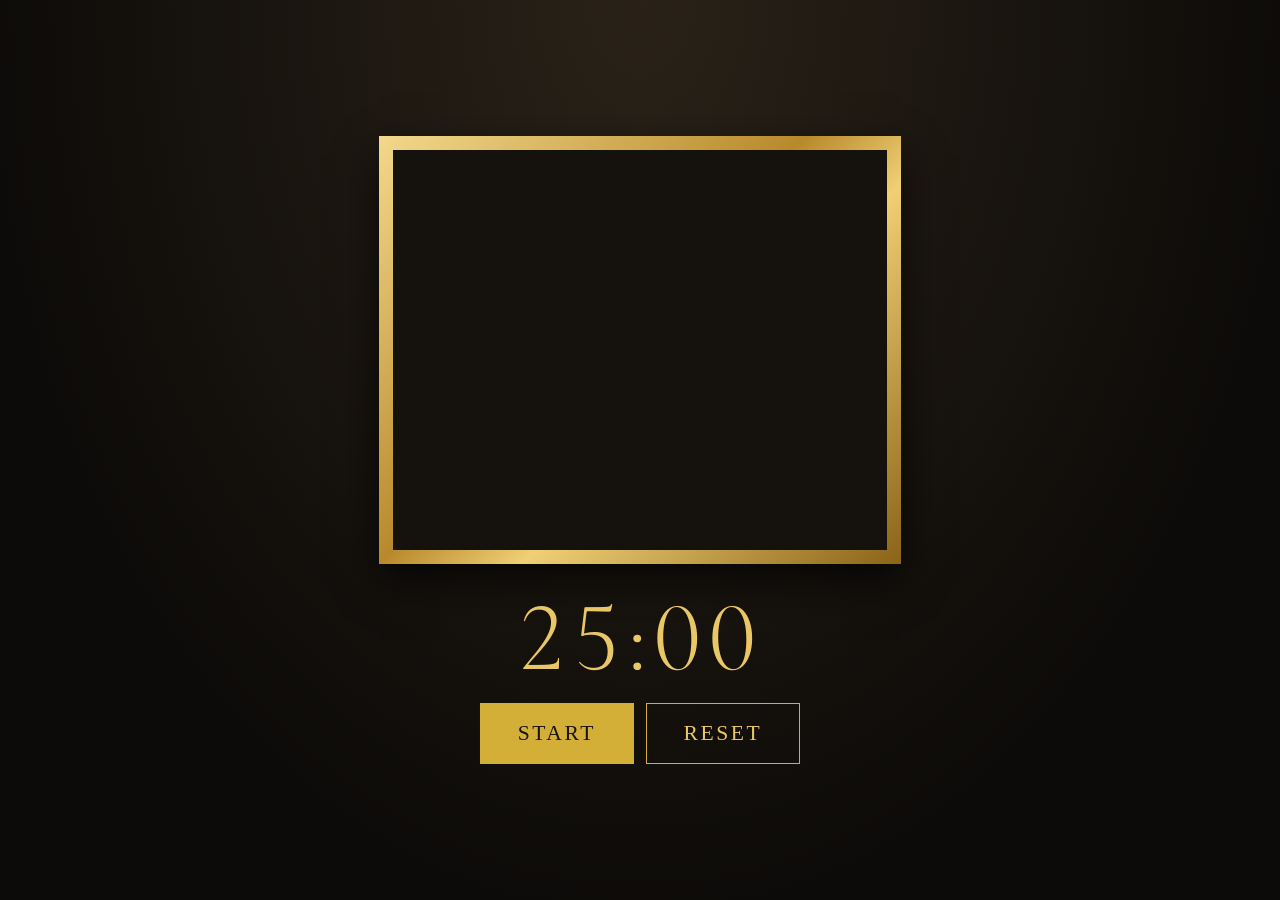
<file: index.html>
<!DOCTYPE html>
<html lang="en">
<head>
  <meta charset="UTF-8">
  <meta name="viewport" content="width=device-width, initial-scale=1.0">
  <title>Pomodoro Art</title>
  <link rel="preconnect" href="https://fonts.googleapis.com">
  <link rel="preconnect" href="https://fonts.gstatic.com" crossorigin>
  <link href="https://fonts.googleapis.com/css2?family=Cormorant+Garamond:wght@300&display=swap" rel="stylesheet">
  <link rel="stylesheet" href="style.css">
</head>
<body>
  <main class="app">
    <div class="frame">
      <div class="mat">
        <div class="art">
          <div class="fit" id="fit" hidden>
            <img class="painting" id="painting" alt="Painting from the Metropolitan Museum of Art">
          </div>
        </div>
      </div>
    </div>
    <div class="panel">
      <div class="timebox">
        <div class="time" id="time">25:00</div>
        <div class="buttons">
          <button class="btn primary" id="main-btn" type="button">Start</button>
          <button class="btn" id="reset-btn" type="button">Reset</button>
          <button class="btn primary" id="restart-btn" type="button" hidden>Restart session</button>
        </div>
      </div>
      <div class="details" id="details" hidden>
        <h3 id="painting-title"></h3>
        <p id="painting-artist"></p>
        <p id="painting-year"></p>
        <a id="painting-link" target="_blank" rel="noopener noreferrer">Read about this painting</a>
      </div>
    </div>
  </main>
  <script src="script.js"></script>
</body>
</html>
</file>
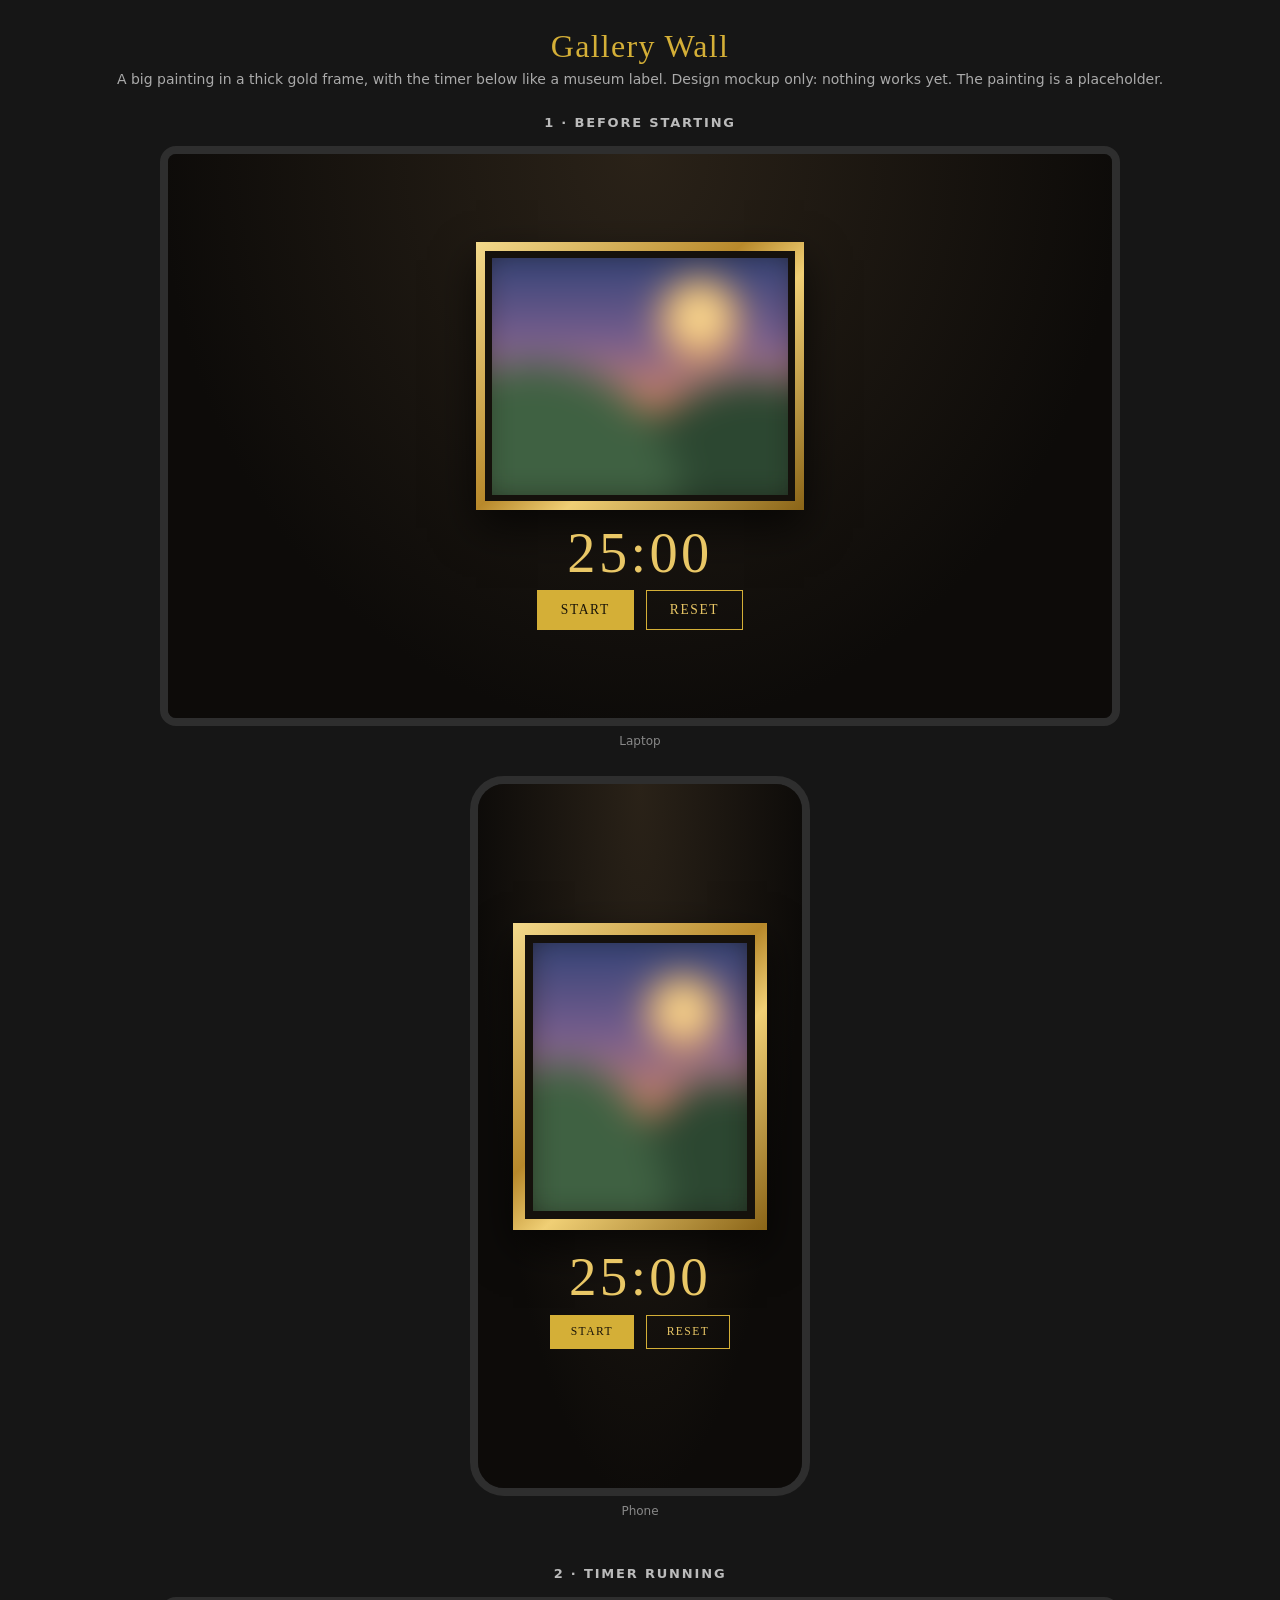
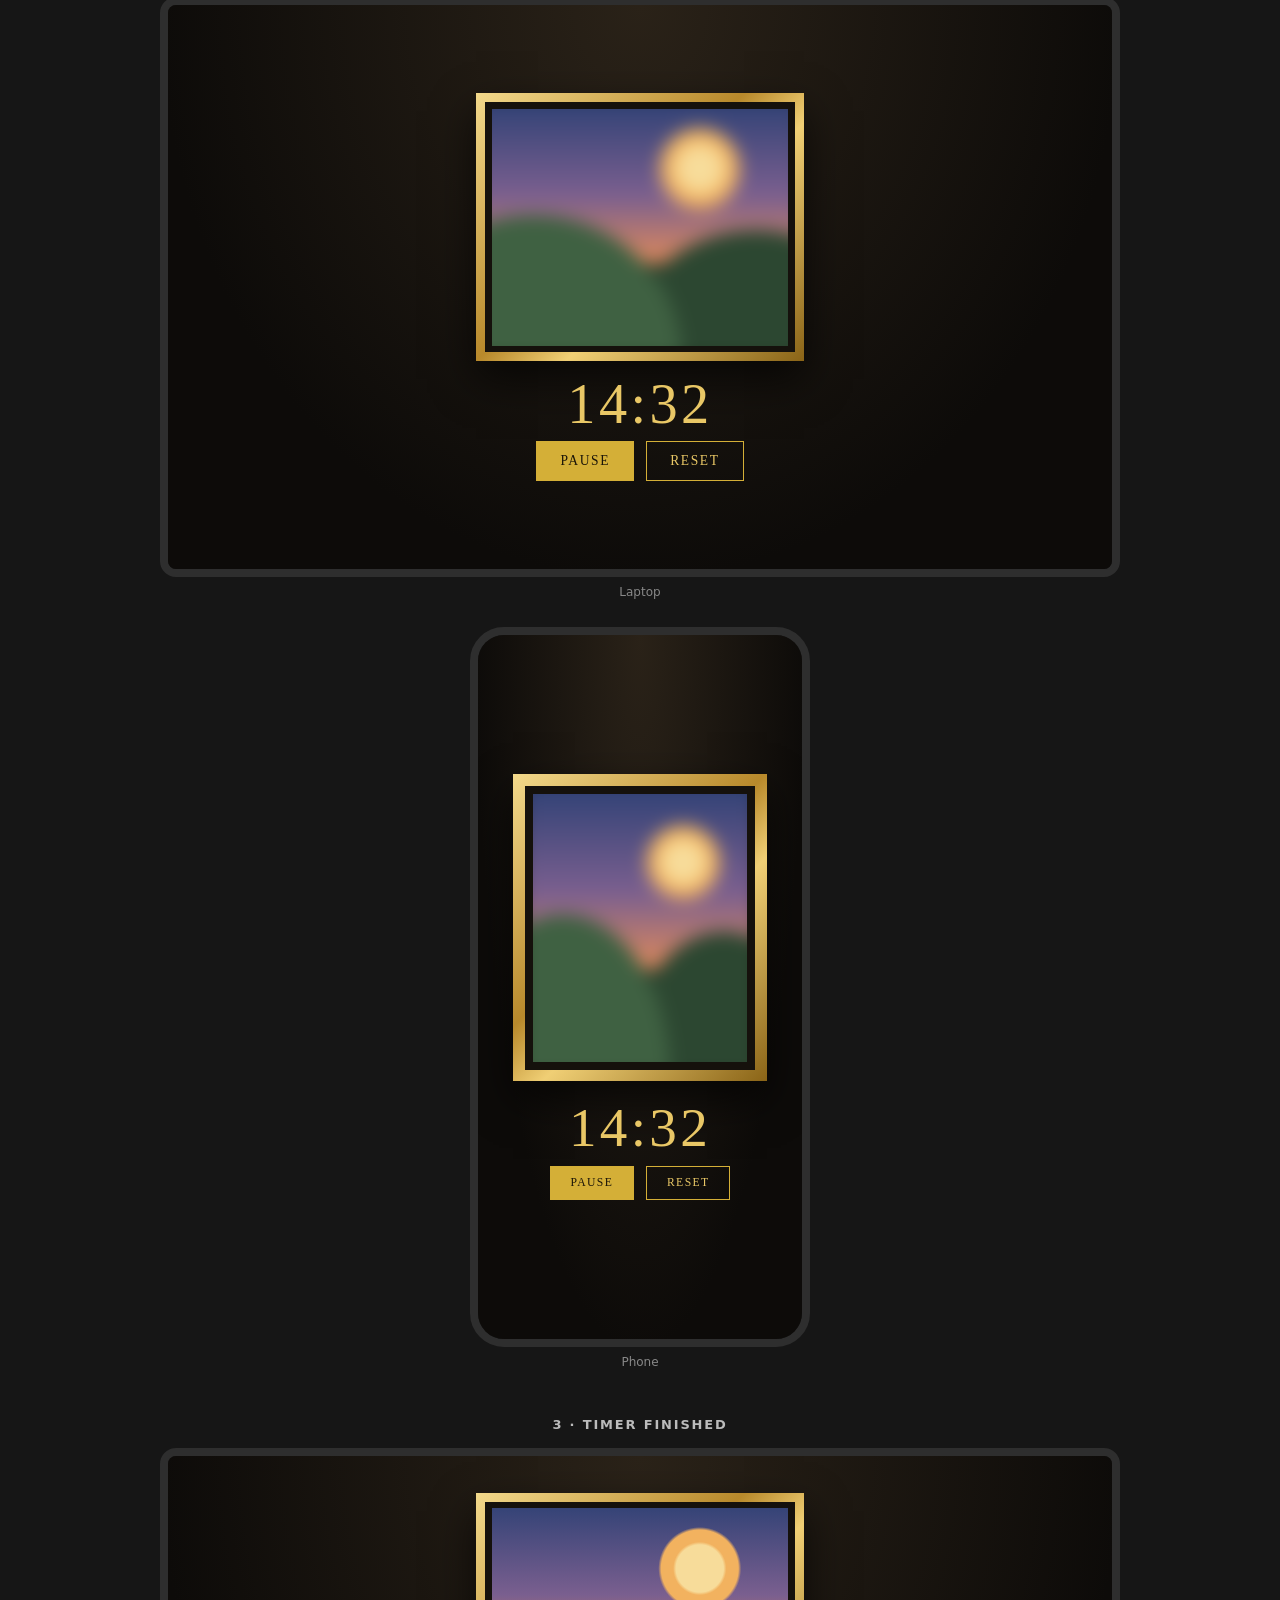
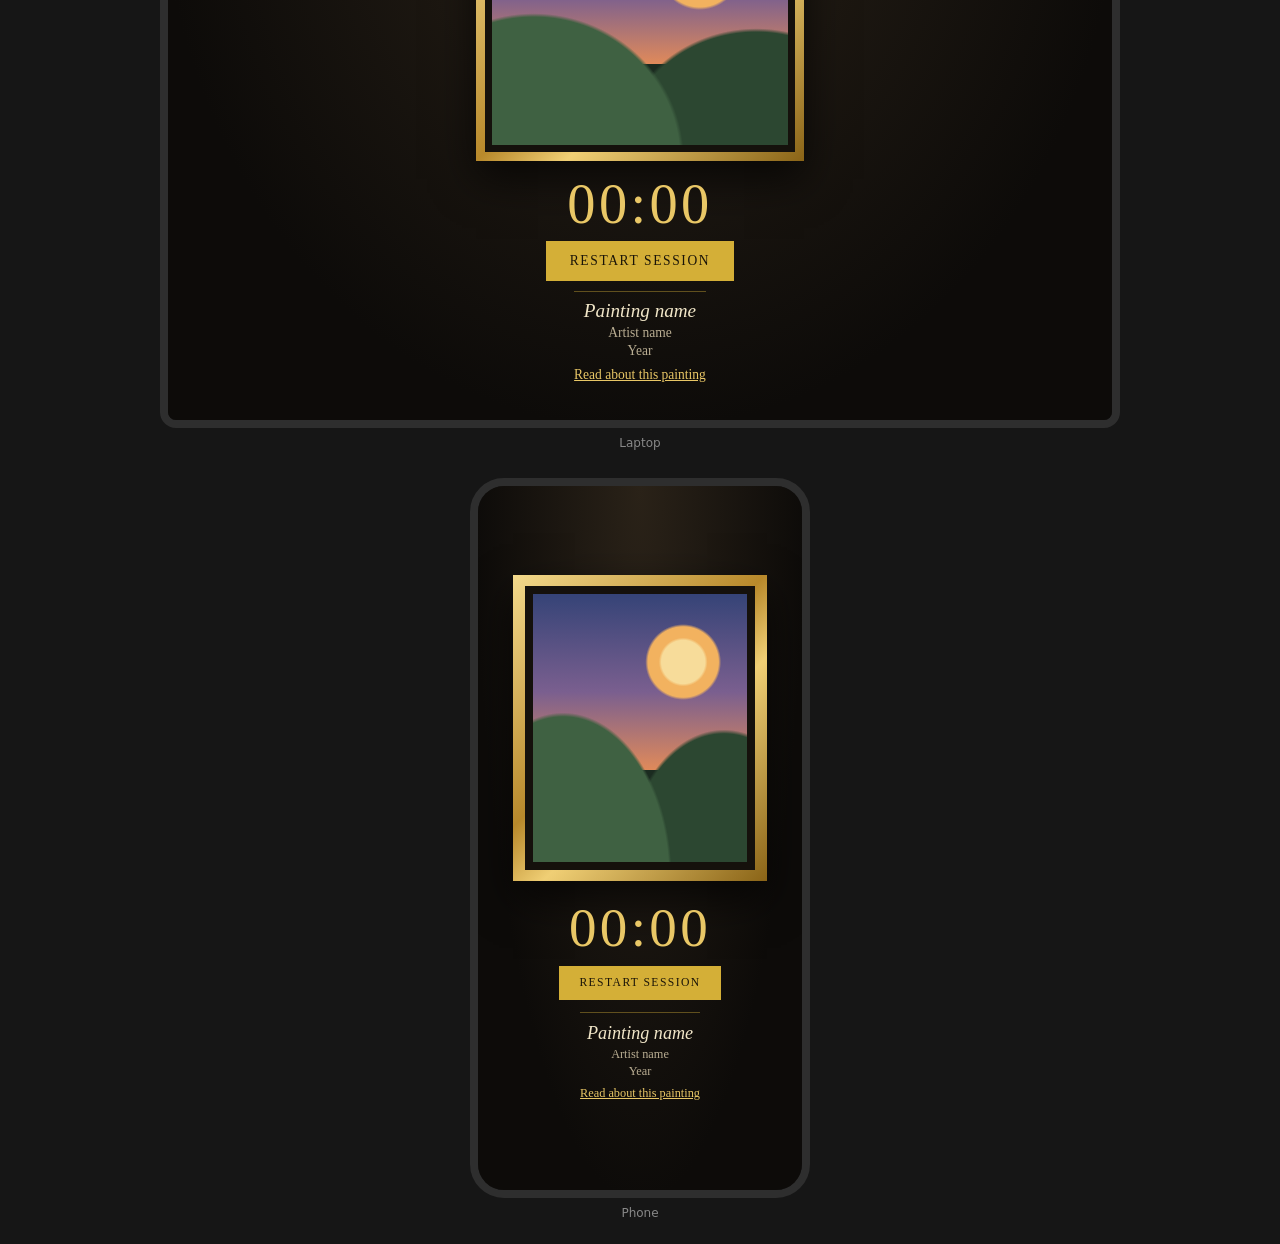
<file: mockups/gallery-wall.html>
<!DOCTYPE html>
<html lang="en">
<head>
<meta charset="UTF-8">
<meta name="viewport" content="width=device-width, initial-scale=1.0">
<title>Mockup: Gallery Wall</title>
<style>
*{box-sizing:border-box}
body{margin:0;background:#161616;color:#e8e0d0;font-family:Georgia,"Times New Roman",serif}
.intro{text-align:center;padding:28px 16px 4px}
.intro h1{margin:0 0 6px;font-weight:400;letter-spacing:.04em;color:#d4af37}
.intro p{margin:0;color:#aaa;font:14px system-ui,sans-serif}
.state{padding:24px 16px}
.state h2{text-align:center;font:600 13px system-ui,sans-serif;letter-spacing:.14em;text-transform:uppercase;color:#bbb;margin:0 0 16px}
.devices{display:flex;flex-wrap:wrap;gap:28px;justify-content:center;align-items:flex-start}
.device{margin:0}
.device figcaption{text-align:center;font:12px system-ui,sans-serif;color:#888;margin-top:8px}
.screen{container-type:size;overflow:hidden;border:8px solid #2e2e2e;border-radius:16px;background:#000}
.laptop .screen{width:960px;height:580px}
.phone .screen{width:340px;height:720px;border-radius:34px}
.app{width:100%;height:100%}
.art{position:relative;overflow:hidden}
.painting{position:absolute;inset:-6%;filter:blur(var(--blur,0));
 background:
  radial-gradient(circle at 68% 28%,#f7dc9a 0 8%,#f2b25f 9% 13%,transparent 14%),
  radial-gradient(ellipse at 18% 100%,#3f6142 0 38%,transparent 39%),
  radial-gradient(ellipse at 85% 100%,#2c4731 0 34%,transparent 35%),
  linear-gradient(180deg,#2a3f73 0%,#7a5f8f 38%,#e08a5a 64%,#1b2b20 64%)}
.blurred{--blur:18px}
.half{--blur:9px}
.sharp{--blur:0px}
.btn{display:inline-block;cursor:default}
.intro-note{color:#888}

.btn{font-family:Georgia,serif;text-transform:uppercase;letter-spacing:.12em;font-size:min(3.6cqw,2.4cqh);padding:.8em 1.7em}

.app{background:radial-gradient(ellipse at 50% 0,#2a2218 0,#0d0b09 72%);display:flex;flex-direction:column;align-items:center;justify-content:center;gap:2.6cqh;padding:3cqh 4cqw;text-align:center}
.frame{padding:clamp(8px,1.6cqh,16px);background:linear-gradient(135deg,#f3d98b,#b8892b 45%,#f0cf75 60%,#8a6417);box-shadow:0 18px 40px #000a}
.mat{padding:clamp(6px,1.2cqh,12px);background:#15110c}
.art{height:38cqh;aspect-ratio:4/5}
@container (min-width:700px){.art{aspect-ratio:5/4;height:42cqh}}
.panel{display:flex;flex-direction:column;align-items:center;gap:1.8cqh}
.timebox{display:flex;flex-direction:column;align-items:center;gap:1.6cqh}
.time{font-size:min(17cqw,10cqh);color:#e9c766;letter-spacing:.06em;line-height:1;font-variant-numeric:tabular-nums}
.buttons{display:flex;gap:12px}
.btn{border:1.5px solid #d4af37;background:transparent;color:#e9c766}
.btn.primary{background:#d4af37;color:#1a1408}
.details{border-top:1px solid #d4af3766;padding-top:1.4cqh;max-width:78cqw}
.details h3{margin:0;font-weight:400;font-style:italic;font-size:min(5.6cqw,3.4cqh);color:#f1e6c8}
.details p{margin:.2em 0 0;color:#b9ad92;font-size:min(3.8cqw,2.4cqh)}
.details a{display:inline-block;margin-top:.6em;color:#e9c766;font-size:min(3.8cqw,2.4cqh)}
</style>
</head>
<body>
  <header class="intro">
    <h1>Gallery Wall</h1>
    <p>A big painting in a thick gold frame, with the timer below like a museum label. Design mockup only: nothing works yet. The painting is a placeholder.</p>
  </header>
  <section class="state">
    <h2>1 · Before starting</h2>
    <div class="devices">
      <figure class="device laptop"><div class="screen"><div class="app before">
      <div class="frame"><div class="mat"><div class="art"><div class="painting blurred"></div></div></div></div>
      <div class="panel">
        <div class="timebox"><div class="time">25:00</div><div class="buttons"><button class="btn primary" type="button">Start</button><button class="btn" type="button">Reset</button></div></div>
      </div>
    </div></div><figcaption>Laptop</figcaption></figure>
      <figure class="device phone"><div class="screen"><div class="app before">
      <div class="frame"><div class="mat"><div class="art"><div class="painting blurred"></div></div></div></div>
      <div class="panel">
        <div class="timebox"><div class="time">25:00</div><div class="buttons"><button class="btn primary" type="button">Start</button><button class="btn" type="button">Reset</button></div></div>
      </div>
    </div></div><figcaption>Phone</figcaption></figure>
    </div>
  </section>
  <section class="state">
    <h2>2 · Timer running</h2>
    <div class="devices">
      <figure class="device laptop"><div class="screen"><div class="app running">
      <div class="frame"><div class="mat"><div class="art"><div class="painting half"></div></div></div></div>
      <div class="panel">
        <div class="timebox"><div class="time">14:32</div><div class="buttons"><button class="btn primary" type="button">Pause</button><button class="btn" type="button">Reset</button></div></div>
      </div>
    </div></div><figcaption>Laptop</figcaption></figure>
      <figure class="device phone"><div class="screen"><div class="app running">
      <div class="frame"><div class="mat"><div class="art"><div class="painting half"></div></div></div></div>
      <div class="panel">
        <div class="timebox"><div class="time">14:32</div><div class="buttons"><button class="btn primary" type="button">Pause</button><button class="btn" type="button">Reset</button></div></div>
      </div>
    </div></div><figcaption>Phone</figcaption></figure>
    </div>
  </section>
  <section class="state">
    <h2>3 · Timer finished</h2>
    <div class="devices">
      <figure class="device laptop"><div class="screen"><div class="app finished">
      <div class="frame"><div class="mat"><div class="art"><div class="painting sharp"></div></div></div></div>
      <div class="panel">
        <div class="timebox"><div class="time">00:00</div><div class="buttons"><button class="btn primary" type="button">Restart session</button></div></div>
      <div class="details">
        <h3>Painting name</h3>
        <p class="artist">Artist name</p>
        <p class="year">Year</p>
        <a href="#">Read about this painting</a>
      </div>
      </div>
    </div></div><figcaption>Laptop</figcaption></figure>
      <figure class="device phone"><div class="screen"><div class="app finished">
      <div class="frame"><div class="mat"><div class="art"><div class="painting sharp"></div></div></div></div>
      <div class="panel">
        <div class="timebox"><div class="time">00:00</div><div class="buttons"><button class="btn primary" type="button">Restart session</button></div></div>
      <div class="details">
        <h3>Painting name</h3>
        <p class="artist">Artist name</p>
        <p class="year">Year</p>
        <a href="#">Read about this painting</a>
      </div>
      </div>
    </div></div><figcaption>Phone</figcaption></figure>
    </div>
  </section>
</body>
</html>
</file>
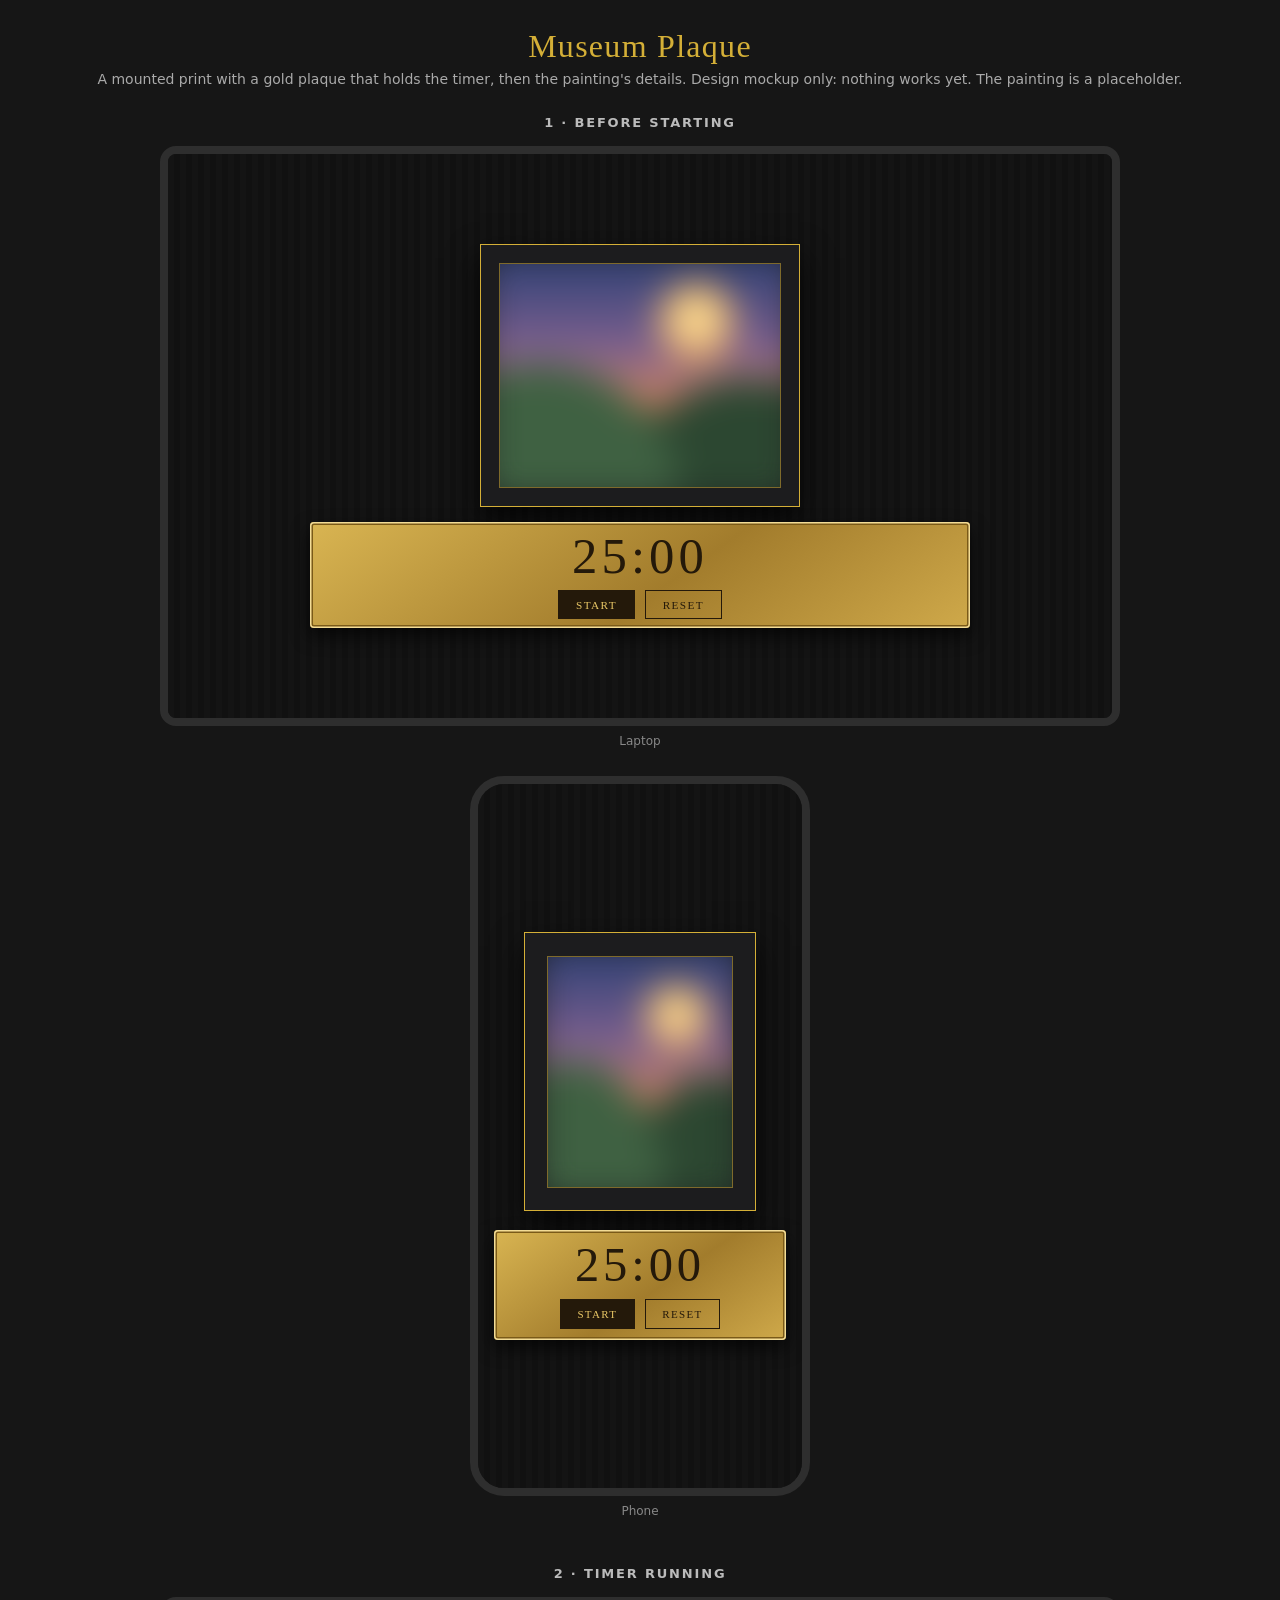
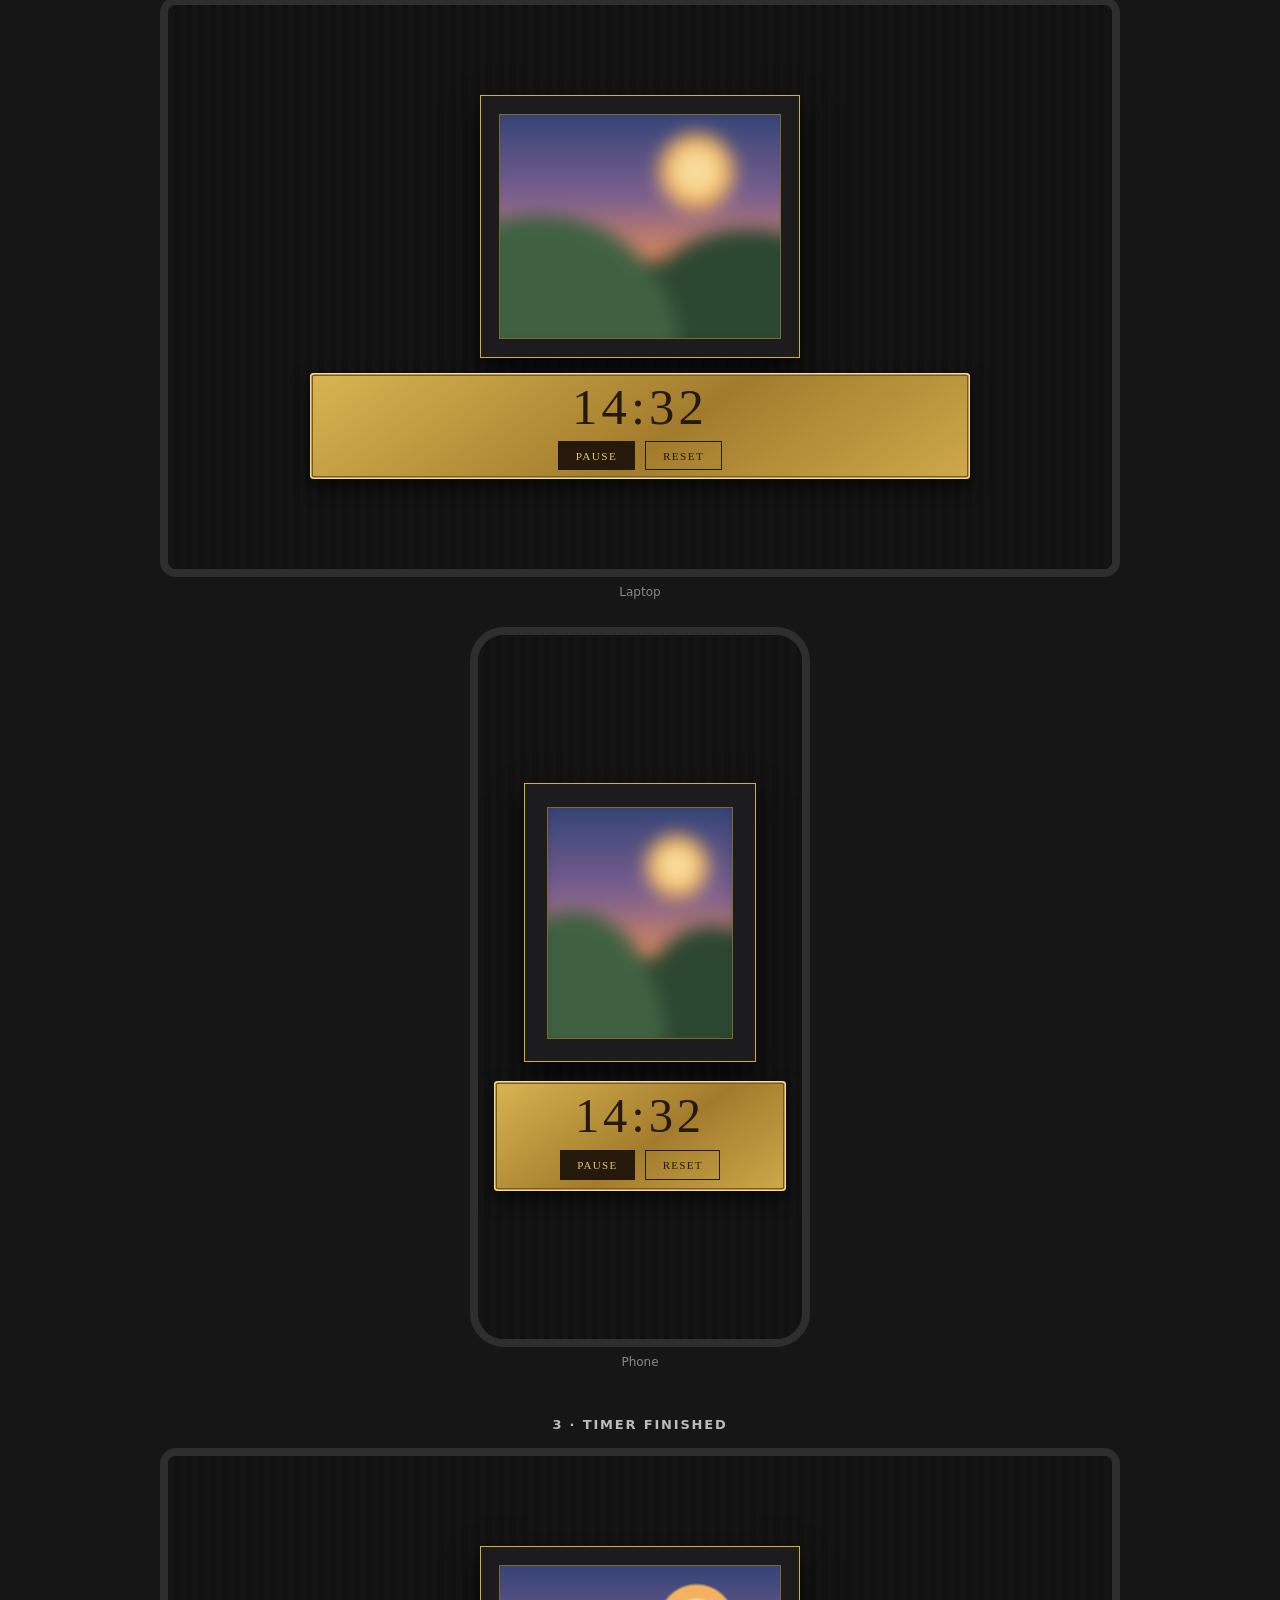
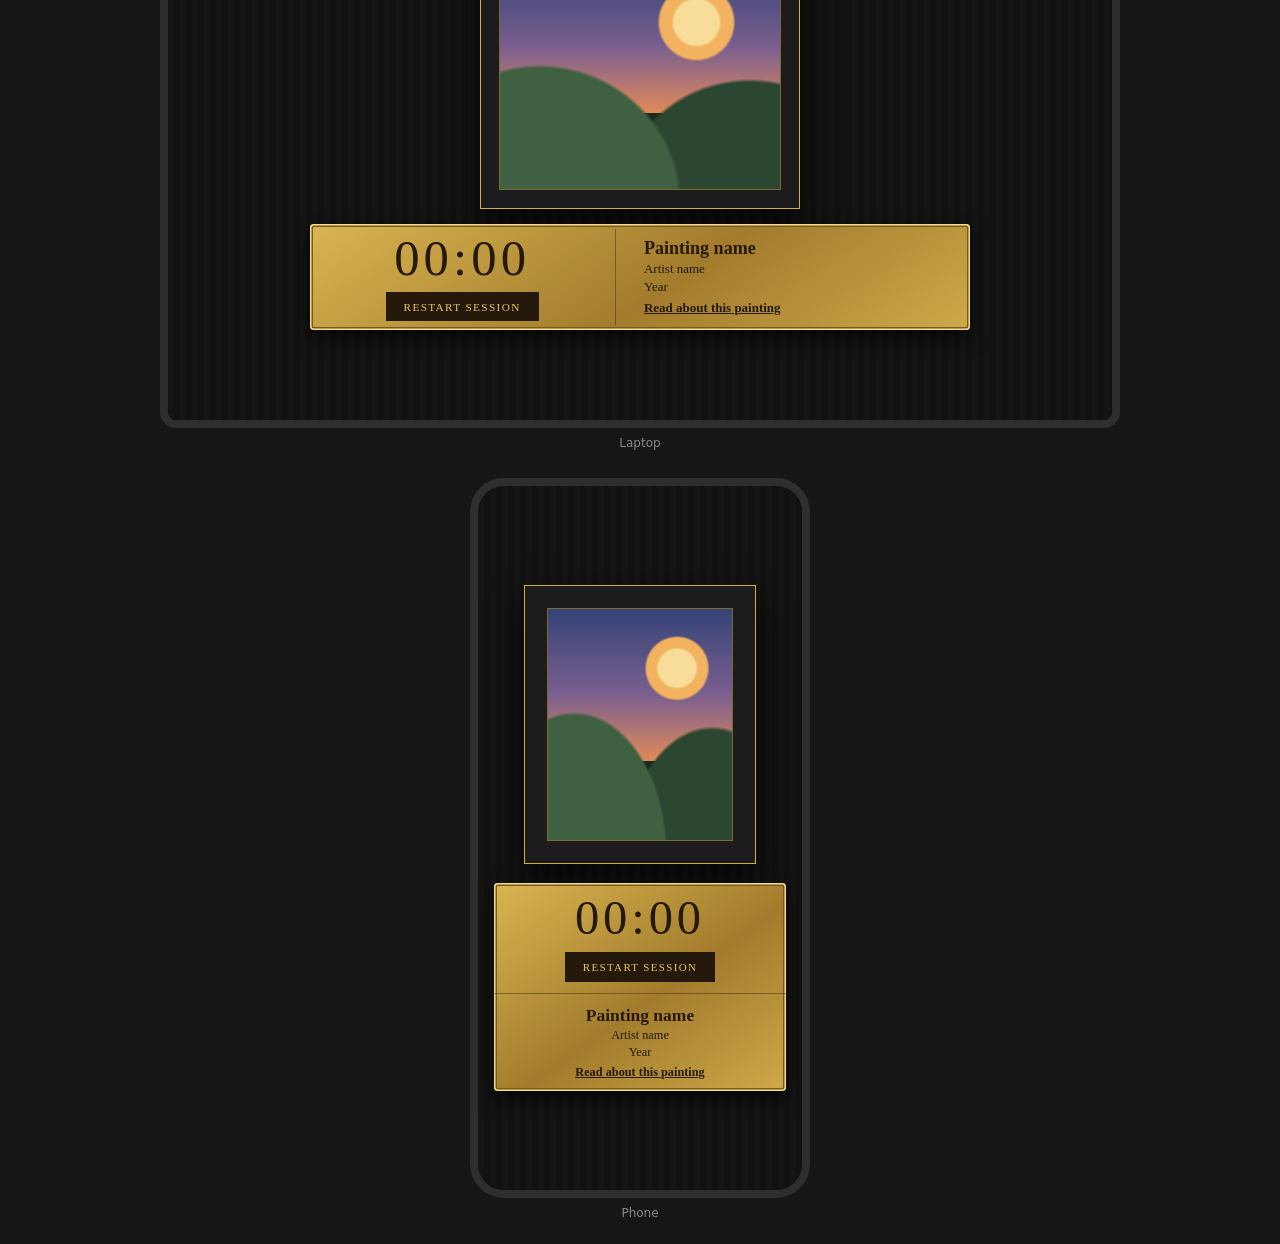
<file: mockups/museum-plaque.html>
<!DOCTYPE html>
<html lang="en">
<head>
<meta charset="UTF-8">
<meta name="viewport" content="width=device-width, initial-scale=1.0">
<title>Mockup: Museum Plaque</title>
<style>
*{box-sizing:border-box}
body{margin:0;background:#161616;color:#e8e0d0;font-family:Georgia,"Times New Roman",serif}
.intro{text-align:center;padding:28px 16px 4px}
.intro h1{margin:0 0 6px;font-weight:400;letter-spacing:.04em;color:#d4af37}
.intro p{margin:0;color:#aaa;font:14px system-ui,sans-serif}
.state{padding:24px 16px}
.state h2{text-align:center;font:600 13px system-ui,sans-serif;letter-spacing:.14em;text-transform:uppercase;color:#bbb;margin:0 0 16px}
.devices{display:flex;flex-wrap:wrap;gap:28px;justify-content:center;align-items:flex-start}
.device{margin:0}
.device figcaption{text-align:center;font:12px system-ui,sans-serif;color:#888;margin-top:8px}
.screen{container-type:size;overflow:hidden;border:8px solid #2e2e2e;border-radius:16px;background:#000}
.laptop .screen{width:960px;height:580px}
.phone .screen{width:340px;height:720px;border-radius:34px}
.app{width:100%;height:100%}
.art{position:relative;overflow:hidden}
.painting{position:absolute;inset:-6%;filter:blur(var(--blur,0));
 background:
  radial-gradient(circle at 68% 28%,#f7dc9a 0 8%,#f2b25f 9% 13%,transparent 14%),
  radial-gradient(ellipse at 18% 100%,#3f6142 0 38%,transparent 39%),
  radial-gradient(ellipse at 85% 100%,#2c4731 0 34%,transparent 35%),
  linear-gradient(180deg,#2a3f73 0%,#7a5f8f 38%,#e08a5a 64%,#1b2b20 64%)}
.blurred{--blur:18px}
.half{--blur:9px}
.sharp{--blur:0px}
.btn{display:inline-block;cursor:default}
.intro-note{color:#888}

.btn{font-family:Georgia,serif;text-transform:uppercase;letter-spacing:.12em;font-size:min(3.6cqw,2.4cqh);padding:.8em 1.7em}

.app{background:repeating-linear-gradient(90deg,#141414 0 6px,#111 6px 12px);display:flex;flex-direction:column;align-items:center;justify-content:center;gap:2.6cqh;padding:3cqh 5cqw}
.frame{padding:0;border:1px solid #d4af37;background:#1c1c1e;box-shadow:0 14px 30px #000b}
.mat{padding:clamp(14px,3.2cqh,30px) clamp(14px,3.2cqh,30px)}
.art{height:33cqh;aspect-ratio:4/5;border:1px solid #d4af3788}
@container (min-width:700px){.art{aspect-ratio:5/4;height:40cqh}}
.panel{width:100%;max-width:92cqw;display:flex;justify-content:center}
.panel>*{width:100%}
.timebox,.details{padding:1.6cqh 3cqw}
.panel{background:linear-gradient(145deg,#d9b552,#a27c2c 55%,#cfa94a);border-radius:4px;box-shadow:inset 0 0 0 1.5px #f3dc96,inset 0 0 0 3px #7a5a18,0 8px 18px #000a;color:#24190a;flex-direction:column;align-items:stretch;text-align:center}
.timebox{display:flex;flex-direction:column;align-items:center;gap:1.4cqh}
.time{font-size:min(15cqw,9cqh);line-height:1;letter-spacing:.08em;font-variant-numeric:tabular-nums;color:#24190a}
.buttons{display:flex;gap:10px}
.btn{border:1.5px solid #24190a;background:transparent;color:#24190a;font-size:min(3.4cqw,2.2cqh);padding:.7em 1.5em}
.btn.primary{background:#24190a;color:#e9c766}
.details{border-top:1px solid #24190a66}
.details h3{margin:0;font-size:min(5.4cqw,3.2cqh);font-weight:700}
.details p{margin:.15em 0 0;font-size:min(3.8cqw,2.3cqh)}
.details a{display:inline-block;margin-top:.4em;color:#24190a;font-weight:700;font-size:min(3.8cqw,2.3cqh)}
@container (min-width:700px){
 .panel{max-width:70cqw;flex-direction:row;align-items:center}
 .panel>*{width:auto}
 .timebox{flex:1}
 .details{flex:1.2;border-top:0;border-left:1px solid #24190a66;text-align:left;padding-left:3cqw}
 .time{font-size:min(8cqw,9cqh)}
 .btn{font-size:2cqh}
}
</style>
</head>
<body>
  <header class="intro">
    <h1>Museum Plaque</h1>
    <p>A mounted print with a gold plaque that holds the timer, then the painting's details. Design mockup only: nothing works yet. The painting is a placeholder.</p>
  </header>
  <section class="state">
    <h2>1 · Before starting</h2>
    <div class="devices">
      <figure class="device laptop"><div class="screen"><div class="app before">
      <div class="frame"><div class="mat"><div class="art"><div class="painting blurred"></div></div></div></div>
      <div class="panel">
        <div class="timebox"><div class="time">25:00</div><div class="buttons"><button class="btn primary" type="button">Start</button><button class="btn" type="button">Reset</button></div></div>
      </div>
    </div></div><figcaption>Laptop</figcaption></figure>
      <figure class="device phone"><div class="screen"><div class="app before">
      <div class="frame"><div class="mat"><div class="art"><div class="painting blurred"></div></div></div></div>
      <div class="panel">
        <div class="timebox"><div class="time">25:00</div><div class="buttons"><button class="btn primary" type="button">Start</button><button class="btn" type="button">Reset</button></div></div>
      </div>
    </div></div><figcaption>Phone</figcaption></figure>
    </div>
  </section>
  <section class="state">
    <h2>2 · Timer running</h2>
    <div class="devices">
      <figure class="device laptop"><div class="screen"><div class="app running">
      <div class="frame"><div class="mat"><div class="art"><div class="painting half"></div></div></div></div>
      <div class="panel">
        <div class="timebox"><div class="time">14:32</div><div class="buttons"><button class="btn primary" type="button">Pause</button><button class="btn" type="button">Reset</button></div></div>
      </div>
    </div></div><figcaption>Laptop</figcaption></figure>
      <figure class="device phone"><div class="screen"><div class="app running">
      <div class="frame"><div class="mat"><div class="art"><div class="painting half"></div></div></div></div>
      <div class="panel">
        <div class="timebox"><div class="time">14:32</div><div class="buttons"><button class="btn primary" type="button">Pause</button><button class="btn" type="button">Reset</button></div></div>
      </div>
    </div></div><figcaption>Phone</figcaption></figure>
    </div>
  </section>
  <section class="state">
    <h2>3 · Timer finished</h2>
    <div class="devices">
      <figure class="device laptop"><div class="screen"><div class="app finished">
      <div class="frame"><div class="mat"><div class="art"><div class="painting sharp"></div></div></div></div>
      <div class="panel">
        <div class="timebox"><div class="time">00:00</div><div class="buttons"><button class="btn primary" type="button">Restart session</button></div></div>
      <div class="details">
        <h3>Painting name</h3>
        <p class="artist">Artist name</p>
        <p class="year">Year</p>
        <a href="#">Read about this painting</a>
      </div>
      </div>
    </div></div><figcaption>Laptop</figcaption></figure>
      <figure class="device phone"><div class="screen"><div class="app finished">
      <div class="frame"><div class="mat"><div class="art"><div class="painting sharp"></div></div></div></div>
      <div class="panel">
        <div class="timebox"><div class="time">00:00</div><div class="buttons"><button class="btn primary" type="button">Restart session</button></div></div>
      <div class="details">
        <h3>Painting name</h3>
        <p class="artist">Artist name</p>
        <p class="year">Year</p>
        <a href="#">Read about this painting</a>
      </div>
      </div>
    </div></div><figcaption>Phone</figcaption></figure>
    </div>
  </section>
</body>
</html>
</file>
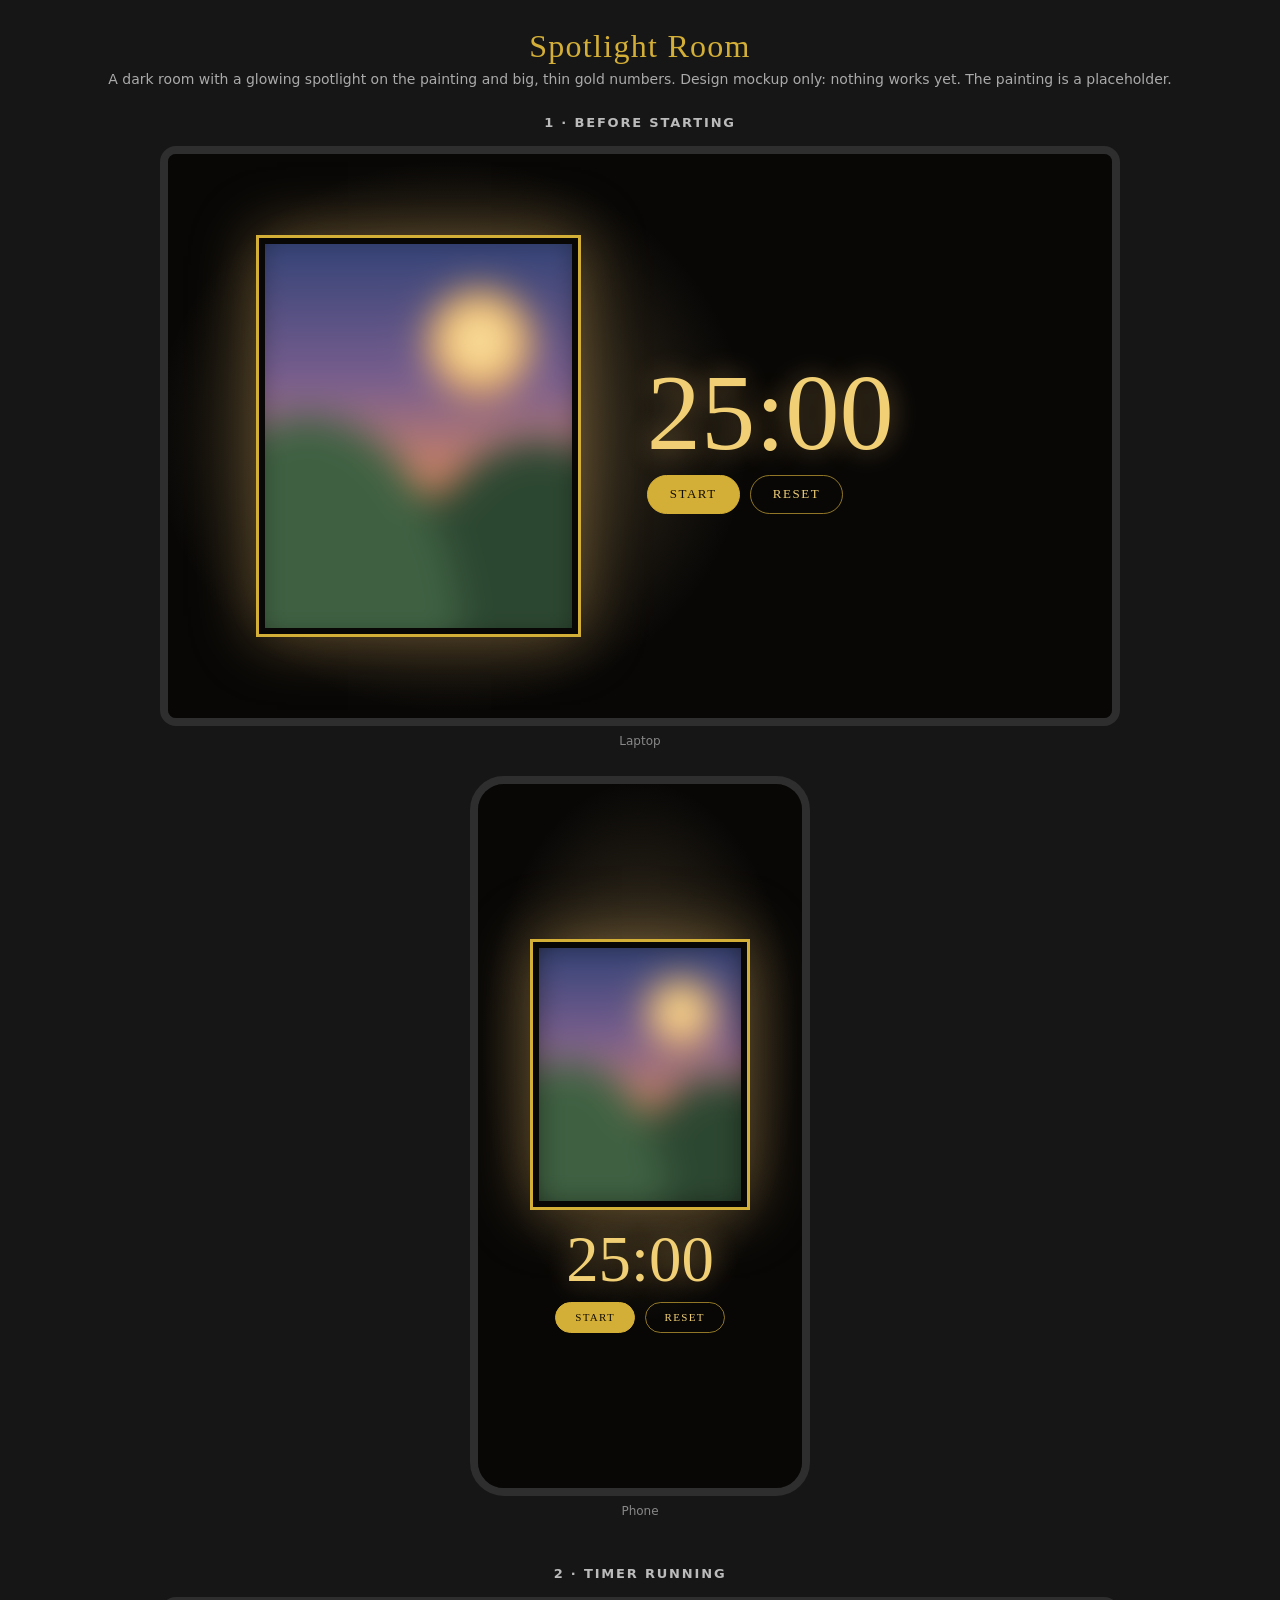
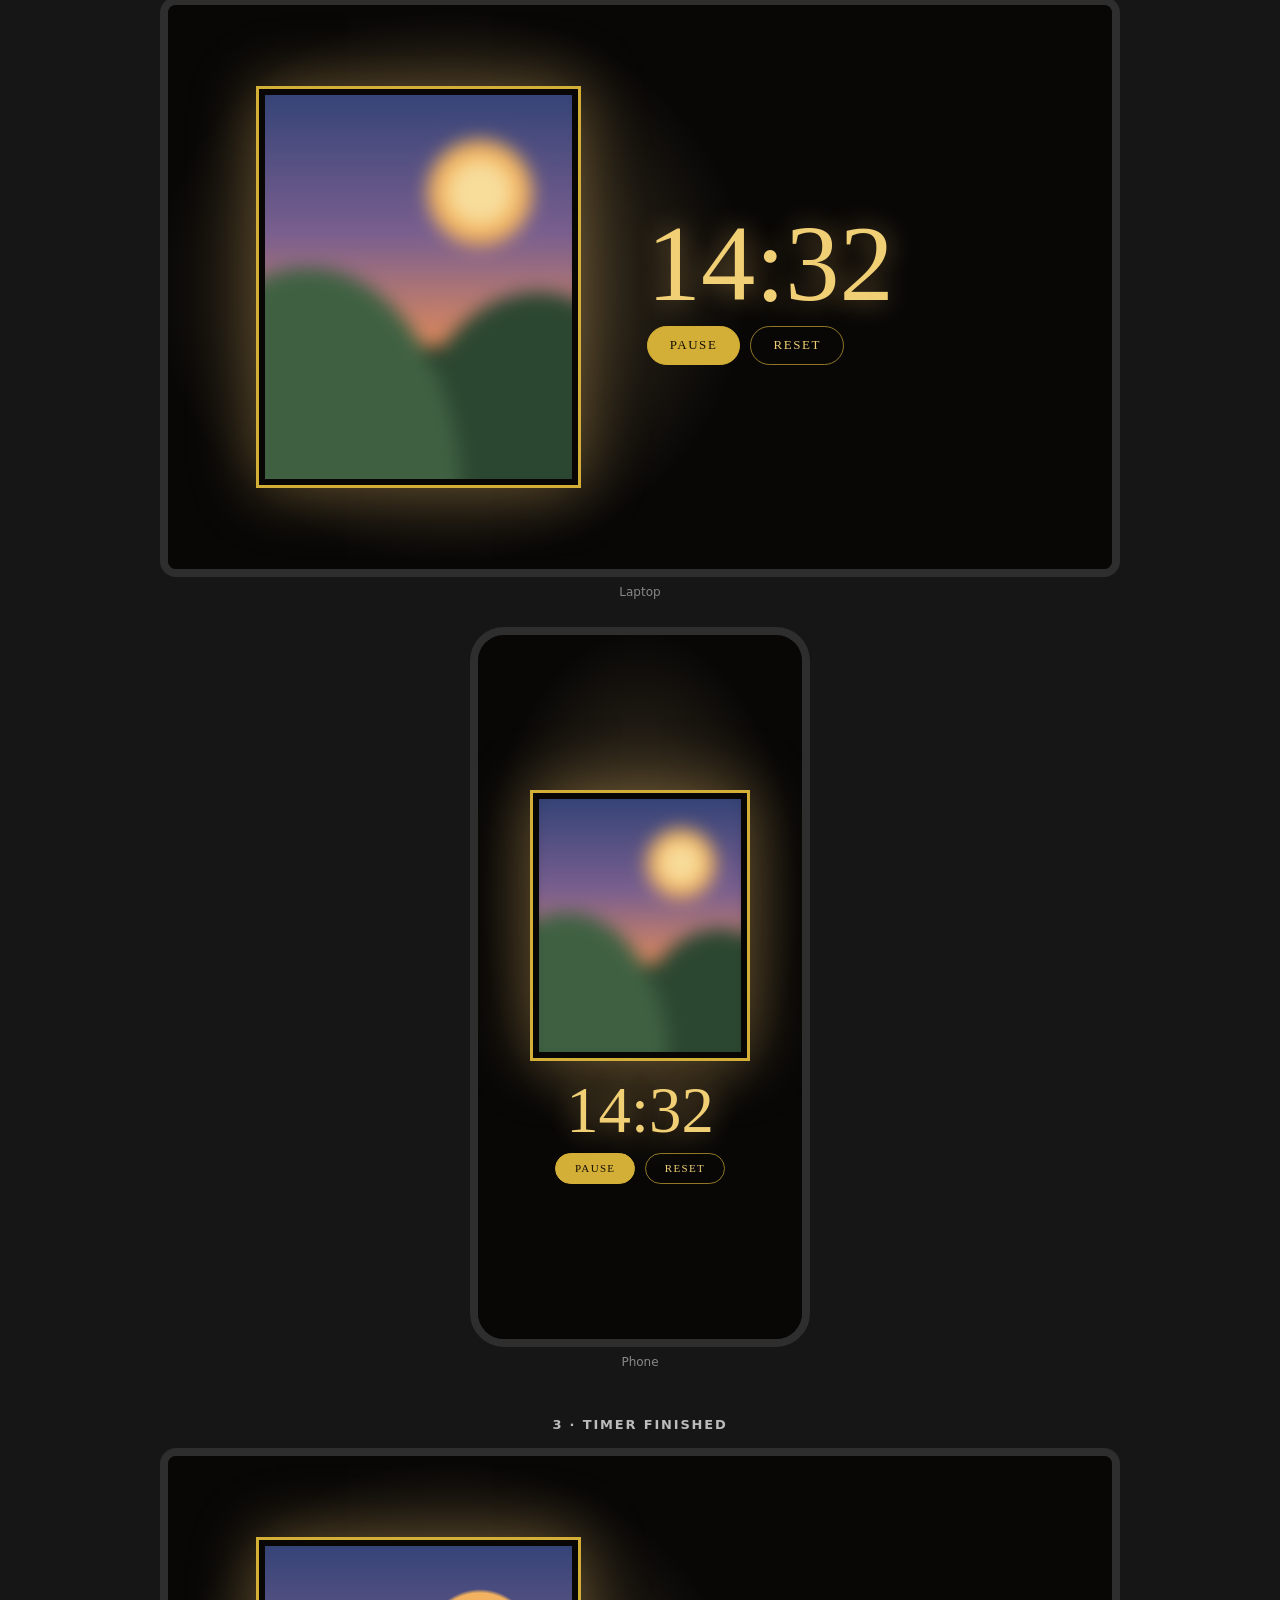
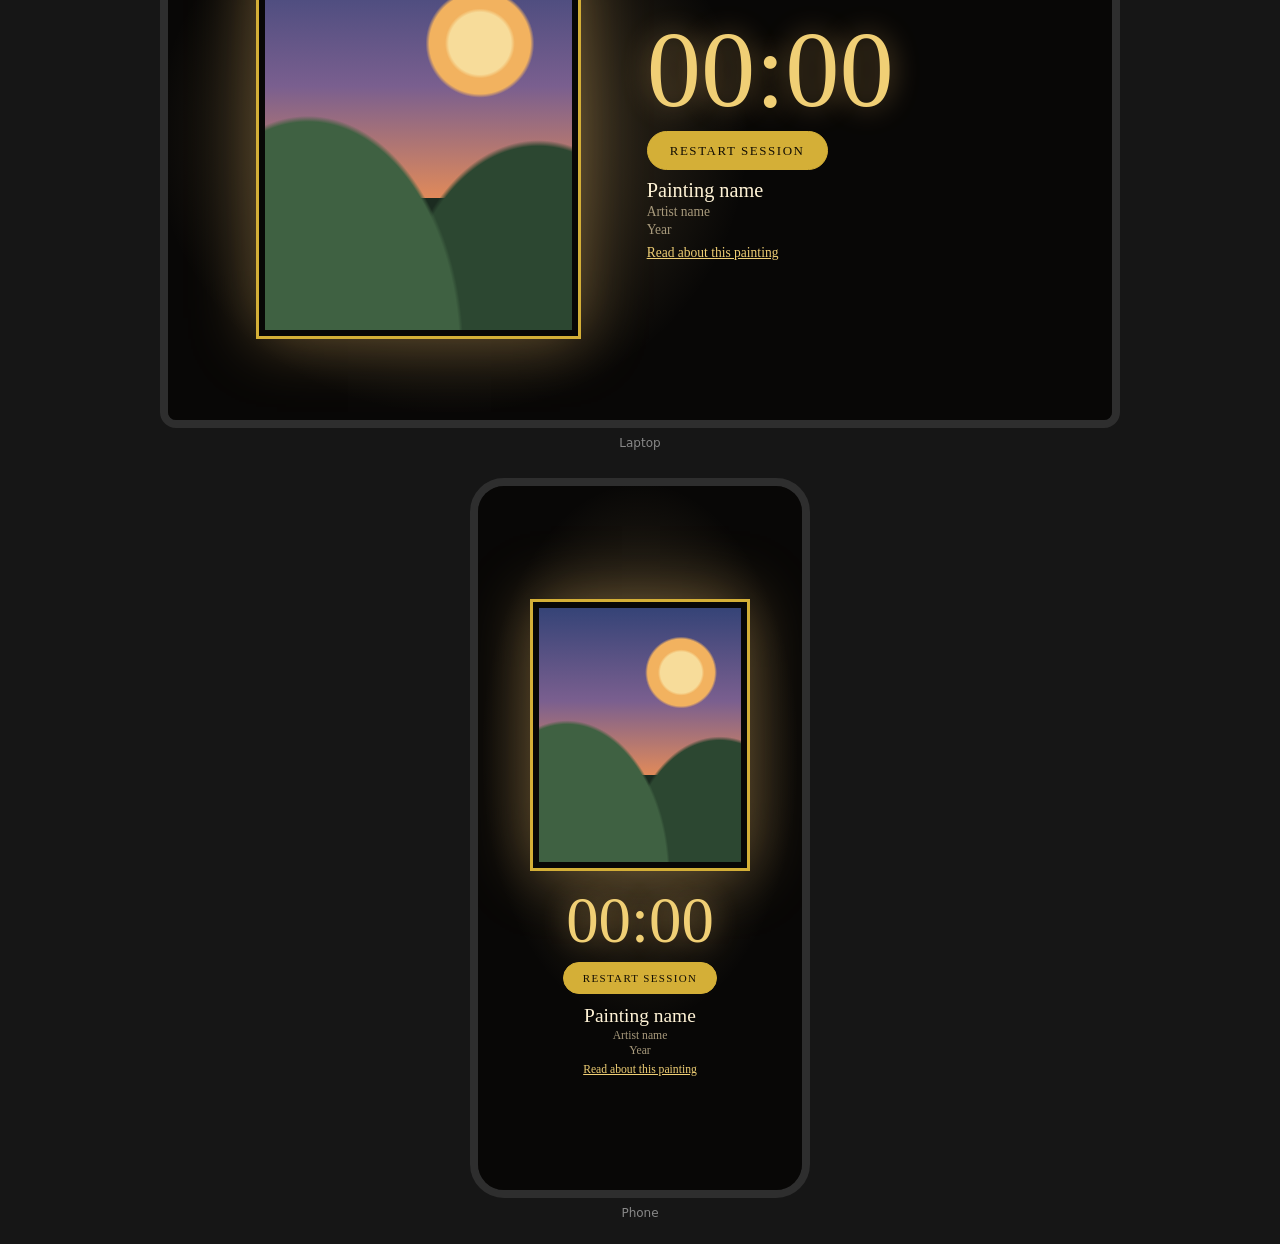
<file: mockups/spotlight-room.html>
<!DOCTYPE html>
<html lang="en">
<head>
<meta charset="UTF-8">
<meta name="viewport" content="width=device-width, initial-scale=1.0">
<title>Mockup: Spotlight Room</title>
<style>
*{box-sizing:border-box}
body{margin:0;background:#161616;color:#e8e0d0;font-family:Georgia,"Times New Roman",serif}
.intro{text-align:center;padding:28px 16px 4px}
.intro h1{margin:0 0 6px;font-weight:400;letter-spacing:.04em;color:#d4af37}
.intro p{margin:0;color:#aaa;font:14px system-ui,sans-serif}
.state{padding:24px 16px}
.state h2{text-align:center;font:600 13px system-ui,sans-serif;letter-spacing:.14em;text-transform:uppercase;color:#bbb;margin:0 0 16px}
.devices{display:flex;flex-wrap:wrap;gap:28px;justify-content:center;align-items:flex-start}
.device{margin:0}
.device figcaption{text-align:center;font:12px system-ui,sans-serif;color:#888;margin-top:8px}
.screen{container-type:size;overflow:hidden;border:8px solid #2e2e2e;border-radius:16px;background:#000}
.laptop .screen{width:960px;height:580px}
.phone .screen{width:340px;height:720px;border-radius:34px}
.app{width:100%;height:100%}
.art{position:relative;overflow:hidden}
.painting{position:absolute;inset:-6%;filter:blur(var(--blur,0));
 background:
  radial-gradient(circle at 68% 28%,#f7dc9a 0 8%,#f2b25f 9% 13%,transparent 14%),
  radial-gradient(ellipse at 18% 100%,#3f6142 0 38%,transparent 39%),
  radial-gradient(ellipse at 85% 100%,#2c4731 0 34%,transparent 35%),
  linear-gradient(180deg,#2a3f73 0%,#7a5f8f 38%,#e08a5a 64%,#1b2b20 64%)}
.blurred{--blur:18px}
.half{--blur:9px}
.sharp{--blur:0px}
.btn{display:inline-block;cursor:default}
.intro-note{color:#888}

.btn{font-family:Georgia,serif;text-transform:uppercase;letter-spacing:.12em;font-size:min(3.6cqw,2.4cqh);padding:.8em 1.7em}

.app{background:radial-gradient(ellipse 70% 55% at 50% 38%,rgba(255,214,140,.25),transparent 70%),#080706;display:flex;flex-direction:column;align-items:center;justify-content:center;gap:2.4cqh;padding:3cqh 6cqw}
.frame{padding:3px;background:#d4af37;box-shadow:0 0 60px rgba(255,200,110,.35)}
.mat{background:#080706;padding:6px}
.art{height:36cqh;aspect-ratio:4/5}
.panel{text-align:center;display:flex;flex-direction:column;align-items:center;gap:1.6cqh}
.timebox{display:flex;flex-direction:column;align-items:center;gap:1.4cqh}
.time{font-weight:300;font-size:20cqw;line-height:1;color:#f0cf75;text-shadow:0 0 28px rgba(255,200,110,.45);font-variant-numeric:tabular-nums}
.buttons{display:flex;gap:10px}
.btn{border:1px solid #d4af37aa;border-radius:999px;background:transparent;color:#f0cf75;font-size:min(3.4cqw,2.2cqh)}
.btn.primary{background:#d4af37;color:#120d03;border-color:#d4af37}
.details h3{margin:0;font-weight:300;font-size:min(6cqw,3.4cqh);color:#fff3d6}
.details p{margin:.15em 0 0;color:#a89a7c;font-size:min(3.6cqw,2.3cqh)}
.details a{display:inline-block;margin-top:.5em;color:#f0cf75;font-size:min(3.6cqw,2.3cqh)}
@container (min-width:700px){
 .app{flex-direction:row;gap:7cqw;background:radial-gradient(ellipse 45% 70% at 30% 50%,rgba(255,214,140,.28),transparent 70%),#080706}
 .art{height:68cqh}
 .panel{align-items:flex-start;text-align:left;width:40cqw}
 .timebox{align-items:flex-start}
 .time{font-size:11.5cqw}
 .btn{font-size:2.3cqh}
 .details h3{font-size:3.6cqh}
 .details p,.details a{font-size:2.4cqh}
}
</style>
</head>
<body>
  <header class="intro">
    <h1>Spotlight Room</h1>
    <p>A dark room with a glowing spotlight on the painting and big, thin gold numbers. Design mockup only: nothing works yet. The painting is a placeholder.</p>
  </header>
  <section class="state">
    <h2>1 · Before starting</h2>
    <div class="devices">
      <figure class="device laptop"><div class="screen"><div class="app before">
      <div class="frame"><div class="mat"><div class="art"><div class="painting blurred"></div></div></div></div>
      <div class="panel">
        <div class="timebox"><div class="time">25:00</div><div class="buttons"><button class="btn primary" type="button">Start</button><button class="btn" type="button">Reset</button></div></div>
      </div>
    </div></div><figcaption>Laptop</figcaption></figure>
      <figure class="device phone"><div class="screen"><div class="app before">
      <div class="frame"><div class="mat"><div class="art"><div class="painting blurred"></div></div></div></div>
      <div class="panel">
        <div class="timebox"><div class="time">25:00</div><div class="buttons"><button class="btn primary" type="button">Start</button><button class="btn" type="button">Reset</button></div></div>
      </div>
    </div></div><figcaption>Phone</figcaption></figure>
    </div>
  </section>
  <section class="state">
    <h2>2 · Timer running</h2>
    <div class="devices">
      <figure class="device laptop"><div class="screen"><div class="app running">
      <div class="frame"><div class="mat"><div class="art"><div class="painting half"></div></div></div></div>
      <div class="panel">
        <div class="timebox"><div class="time">14:32</div><div class="buttons"><button class="btn primary" type="button">Pause</button><button class="btn" type="button">Reset</button></div></div>
      </div>
    </div></div><figcaption>Laptop</figcaption></figure>
      <figure class="device phone"><div class="screen"><div class="app running">
      <div class="frame"><div class="mat"><div class="art"><div class="painting half"></div></div></div></div>
      <div class="panel">
        <div class="timebox"><div class="time">14:32</div><div class="buttons"><button class="btn primary" type="button">Pause</button><button class="btn" type="button">Reset</button></div></div>
      </div>
    </div></div><figcaption>Phone</figcaption></figure>
    </div>
  </section>
  <section class="state">
    <h2>3 · Timer finished</h2>
    <div class="devices">
      <figure class="device laptop"><div class="screen"><div class="app finished">
      <div class="frame"><div class="mat"><div class="art"><div class="painting sharp"></div></div></div></div>
      <div class="panel">
        <div class="timebox"><div class="time">00:00</div><div class="buttons"><button class="btn primary" type="button">Restart session</button></div></div>
      <div class="details">
        <h3>Painting name</h3>
        <p class="artist">Artist name</p>
        <p class="year">Year</p>
        <a href="#">Read about this painting</a>
      </div>
      </div>
    </div></div><figcaption>Laptop</figcaption></figure>
      <figure class="device phone"><div class="screen"><div class="app finished">
      <div class="frame"><div class="mat"><div class="art"><div class="painting sharp"></div></div></div></div>
      <div class="panel">
        <div class="timebox"><div class="time">00:00</div><div class="buttons"><button class="btn primary" type="button">Restart session</button></div></div>
      <div class="details">
        <h3>Painting name</h3>
        <p class="artist">Artist name</p>
        <p class="year">Year</p>
        <a href="#">Read about this painting</a>
      </div>
      </div>
    </div></div><figcaption>Phone</figcaption></figure>
    </div>
  </section>
</body>
</html>
</file>
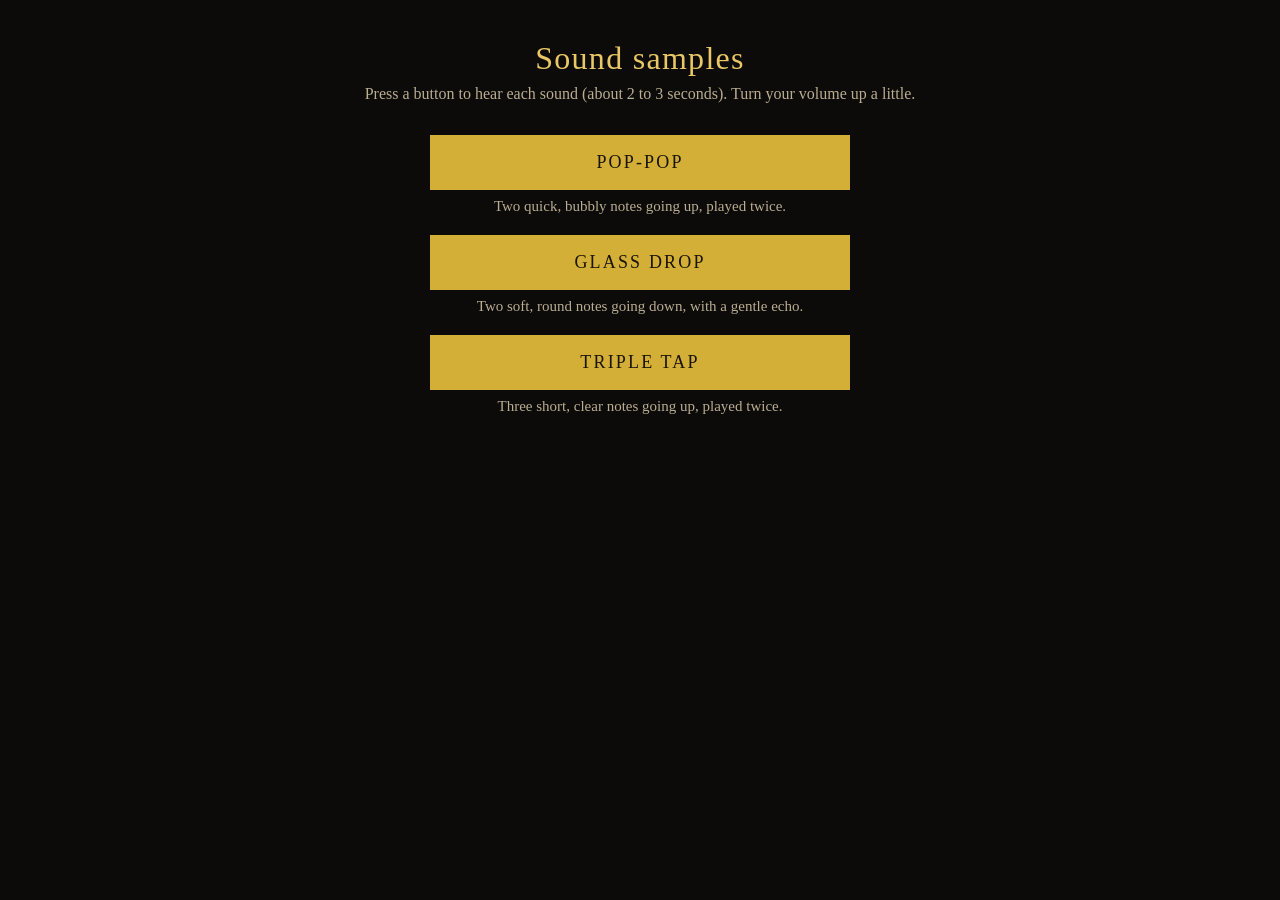
<file: sound-samples/sounds.html>
<!DOCTYPE html>
<html lang="en">
<head>
<meta charset="UTF-8">
<meta name="viewport" content="width=device-width, initial-scale=1.0">
<title>Sound samples</title>
<style>
  * { box-sizing: border-box; }
  body { margin: 0; min-height: 100vh; background: #0d0b09; color: #e9c766; font-family: Georgia, "Times New Roman", serif; display: flex; flex-direction: column; align-items: center; padding: 40px 16px; }
  h1 { font-weight: 400; letter-spacing: 0.04em; margin: 0 0 8px; }
  .note { color: #b9ad92; margin: 0 0 32px; text-align: center; }
  .sound { width: 100%; max-width: 420px; margin-bottom: 20px; text-align: center; }
  .sound p { margin: 8px 0 0; color: #b9ad92; font-size: 15px; }
  button { width: 100%; font-family: inherit; font-size: 18px; letter-spacing: 0.12em; text-transform: uppercase; padding: 16px; border: 1.5px solid #d4af37; background: #d4af37; color: #1a1408; cursor: pointer; }
  button:active { background: #e9c766; }
</style>
</head>
<body>
  <h1>Sound samples</h1>
  <p class="note">Press a button to hear each sound (about 2 to 3 seconds). Turn your volume up a little.</p>

  <div class="sound"><button type="button" id="pop">Pop-pop</button><p>Two quick, bubbly notes going up, played twice.</p></div>
  <div class="sound"><button type="button" id="glass">Glass drop</button><p>Two soft, round notes going down, with a gentle echo.</p></div>
  <div class="sound"><button type="button" id="triple">Triple tap</button><p>Three short, clear notes going up, played twice.</p></div>

<script>
var ctx = null;

function getCtx() {
  if (!ctx) { ctx = new (window.AudioContext || window.webkitAudioContext)(); }
  if (ctx.state === 'suspended') { ctx.resume(); }
  return ctx;
}

// One note: a main tone plus a quieter, higher "glassy" overtone.
function note(dest, freq, t, decay, peak, type, overtone) {
  var o = ctx.createOscillator();
  var g = ctx.createGain();
  o.type = type;
  o.frequency.value = freq;
  g.gain.setValueAtTime(0.0001, t);
  g.gain.linearRampToValueAtTime(peak, t + 0.01);
  g.gain.exponentialRampToValueAtTime(0.0001, t + decay);
  o.connect(g);
  g.connect(dest);
  o.start(t);
  o.stop(t + decay + 0.05);
  if (overtone) {
    var o2 = ctx.createOscillator();
    var g2 = ctx.createGain();
    o2.type = 'sine';
    o2.frequency.value = freq * 2.01;
    g2.gain.setValueAtTime(0.0001, t);
    g2.gain.linearRampToValueAtTime(peak * overtone, t + 0.01);
    g2.gain.exponentialRampToValueAtTime(0.0001, t + decay * 0.6);
    o2.connect(g2);
    g2.connect(dest);
    o2.start(t);
    o2.stop(t + decay + 0.05);
  }
}

// A gentle echo that fades away, then the master volume.
function makeOutput() {
  var master = ctx.createGain();
  master.gain.value = 0.3;
  master.connect(ctx.destination);
  var echo = ctx.createDelay(1);
  echo.delayTime.value = 0.24;
  var feedback = ctx.createGain();
  feedback.gain.value = 0.35;
  var soften = ctx.createBiquadFilter();
  soften.type = 'lowpass';
  soften.frequency.value = 3000;
  echo.connect(feedback);
  feedback.connect(echo);
  echo.connect(soften);
  soften.connect(master);
  var input = ctx.createGain();
  input.connect(master);
  input.connect(echo);
  return input;
}

function popPop() {
  getCtx();
  var out = makeOutput(), t = ctx.currentTime + 0.05;
  [0, 1.1].forEach(function (s) {
    note(out, 1046.5, t + s, 0.5, 0.5, 'sine', 0.2);
    note(out, 1568.0, t + s + 0.13, 0.6, 0.5, 'sine', 0.2);
  });
}

function glassDrop() {
  getCtx();
  var out = makeOutput(), t = ctx.currentTime + 0.05;
  note(out, 1318.5, t, 4.2, 0.5, 'sine', 0.25);
  note(out, 987.8, t + 0.3, 4.5, 0.5, 'sine', 0.25);
}

function tripleTap() {
  getCtx();
  var out = makeOutput(), t = ctx.currentTime + 0.05;
  [0, 1.2].forEach(function (s) {
    note(out, 784.0, t + s, 0.4, 0.45, 'triangle', 0);
    note(out, 987.8, t + s + 0.16, 0.4, 0.45, 'triangle', 0);
    note(out, 1174.7, t + s + 0.32, 0.5, 0.45, 'triangle', 0);
  });
}

document.getElementById('pop').addEventListener('click', popPop);
document.getElementById('glass').addEventListener('click', glassDrop);
document.getElementById('triple').addEventListener('click', tripleTap);
</script>
</body>
</html>
</file>
<file: style.css>
* {
  box-sizing: border-box;
}

body {
  margin: 0;
  background: #0d0b09;
  color: #e9c766;
  font-family: Georgia, "Times New Roman", serif;
}

/* The whole screen: dark warm background, everything centred */
.app {
  min-height: 100vh;
  min-height: 100dvh;
  background: radial-gradient(ellipse at 50% 0, #2a2218 0, #0d0b09 72%);
  display: flex;
  flex-direction: column;
  align-items: center;
  justify-content: center;
  gap: 2.6vh;
  padding: 3vh 4vw;
  text-align: center;
}

/* Thick gold frame */
.frame {
  padding: clamp(8px, 1.6vh, 16px);
  background: linear-gradient(135deg, #f3d98b, #b8892b 45%, #f0cf75 60%, #8a6417);
  box-shadow: 0 18px 40px rgba(0, 0, 0, 0.67);
}

.mat {
  padding: clamp(6px, 1.2vh, 12px);
  background: #15110c;
}

/* Space for the painting (tall on phone, wide on laptop) */
.art {
  container-type: size;
  display: flex;
  align-items: center;
  justify-content: center;
  position: relative;
  overflow: hidden;
  height: 38vh;
  aspect-ratio: 4 / 5;
}

/* The painting sits in a box with exactly its own shape, centred in the space.
   The whole picture is always shown: never stretched, never cut off. */
.fit {
  --blur: 7; /* strong blur until the timer lowers it (set by script.js) */
  container-type: size;
  position: relative;
  overflow: hidden; /* the blur stays inside the painting's own edges */
  width: min(100cqw, calc(100cqh * var(--ratio, 1)));
  aspect-ratio: var(--ratio, 1);
}

/* Blur size is a % of the painting's shorter side. The picture is zoomed in a
   tiny bit while blurred, so the blur does not fade out at the edges. */
.painting {
  position: absolute;
  inset: 0;
  display: block;
  width: 100%;
  height: 100%;
  object-fit: contain;
  filter: blur(calc(var(--blur) * 1cqmin));
  transform: scale(calc(1 + var(--blur) * 0.06));
  will-change: filter, transform; /* keep the moving painting on its own layer */
}

/* Timer and buttons */
[hidden] {
  display: none !important;
}

.panel {
  display: flex;
  flex-direction: column;
  align-items: center;
  gap: 1.8vh;
}

.timebox {
  display: flex;
  flex-direction: column;
  align-items: center;
  gap: 1.8vh;
}

/* Painting details: shown only when the timer is finished */
.details {
  border-top: 1px solid rgba(212, 175, 55, 0.4);
  padding-top: 1.4vh;
  max-width: 78vw;
  overflow-wrap: anywhere; /* long names wrap instead of running off the screen */
}

.details h3 {
  margin: 0;
  font-weight: 400;
  font-style: italic;
  font-size: min(5.6vw, 3.4vh);
  color: #f1e6c8;
}

.details p {
  margin: 0.2em 0 0;
  color: #b9ad92;
  font-size: min(3.8vw, 2.4vh);
}

.details a {
  display: inline-block;
  margin-top: 0.6em;
  color: #e9c766;
  font-size: min(3.8vw, 2.4vh);
}

.time {
  font-family: "Cormorant Garamond", Georgia, "Times New Roman", serif;
  font-weight: 300;
  font-size: min(19vw, 11vh);
  line-height: 1;
  letter-spacing: 0.06em;
  color: #e9c766;
  font-variant-numeric: lining-nums tabular-nums;
}

.buttons {
  display: flex;
  gap: 12px;
}

.btn {
  font-family: Georgia, "Times New Roman", serif;
  text-transform: uppercase;
  letter-spacing: 0.12em;
  font-size: min(3.6vw, 2.4vh);
  padding: 0.8em 1.7em;
  border: 1.5px solid #d4af37;
  background: transparent;
  color: #e9c766;
  cursor: default;
}

.btn.primary {
  background: #d4af37;
  color: #1a1408;
}

/* Laptop: wide painting */
@media (min-width: 700px) {
  .art {
    aspect-ratio: 5 / 4;
    height: 42vh;
  }
}

/* Snap the painting space and the painting box to whole pixels, so the edges
   sit exactly on the pixel grid and do not flicker between two pixels.
   (This is last in the file so it wins over the sizes above.) */
@supports (width: round(down, 10.5px, 1px)) {
  .art {
    height: round(down, 38vh, 1px);
    width: round(down, calc(38vh * 0.8), 1px);
    aspect-ratio: auto;
  }

  @media (min-width: 700px) {
    .art {
      height: round(down, 42vh, 1px);
      width: round(down, calc(42vh * 1.25), 1px);
    }
  }

  .fit {
    --w: round(down, min(100cqw, calc(100cqh * var(--ratio, 1))), 1px);
    --h: round(down, min(100cqh, calc(100cqw / var(--ratio, 1))), 1px);
    position: absolute;
    width: var(--w);
    height: var(--h);
    aspect-ratio: auto;
    left: round(down, calc((100cqw - var(--w)) / 2), 1px);
    top: round(down, calc((100cqh - var(--h)) / 2), 1px);
  }

  .painting {
    object-fit: cover; /* the box is at most 1px off the painting's shape */
  }
}
</file>
